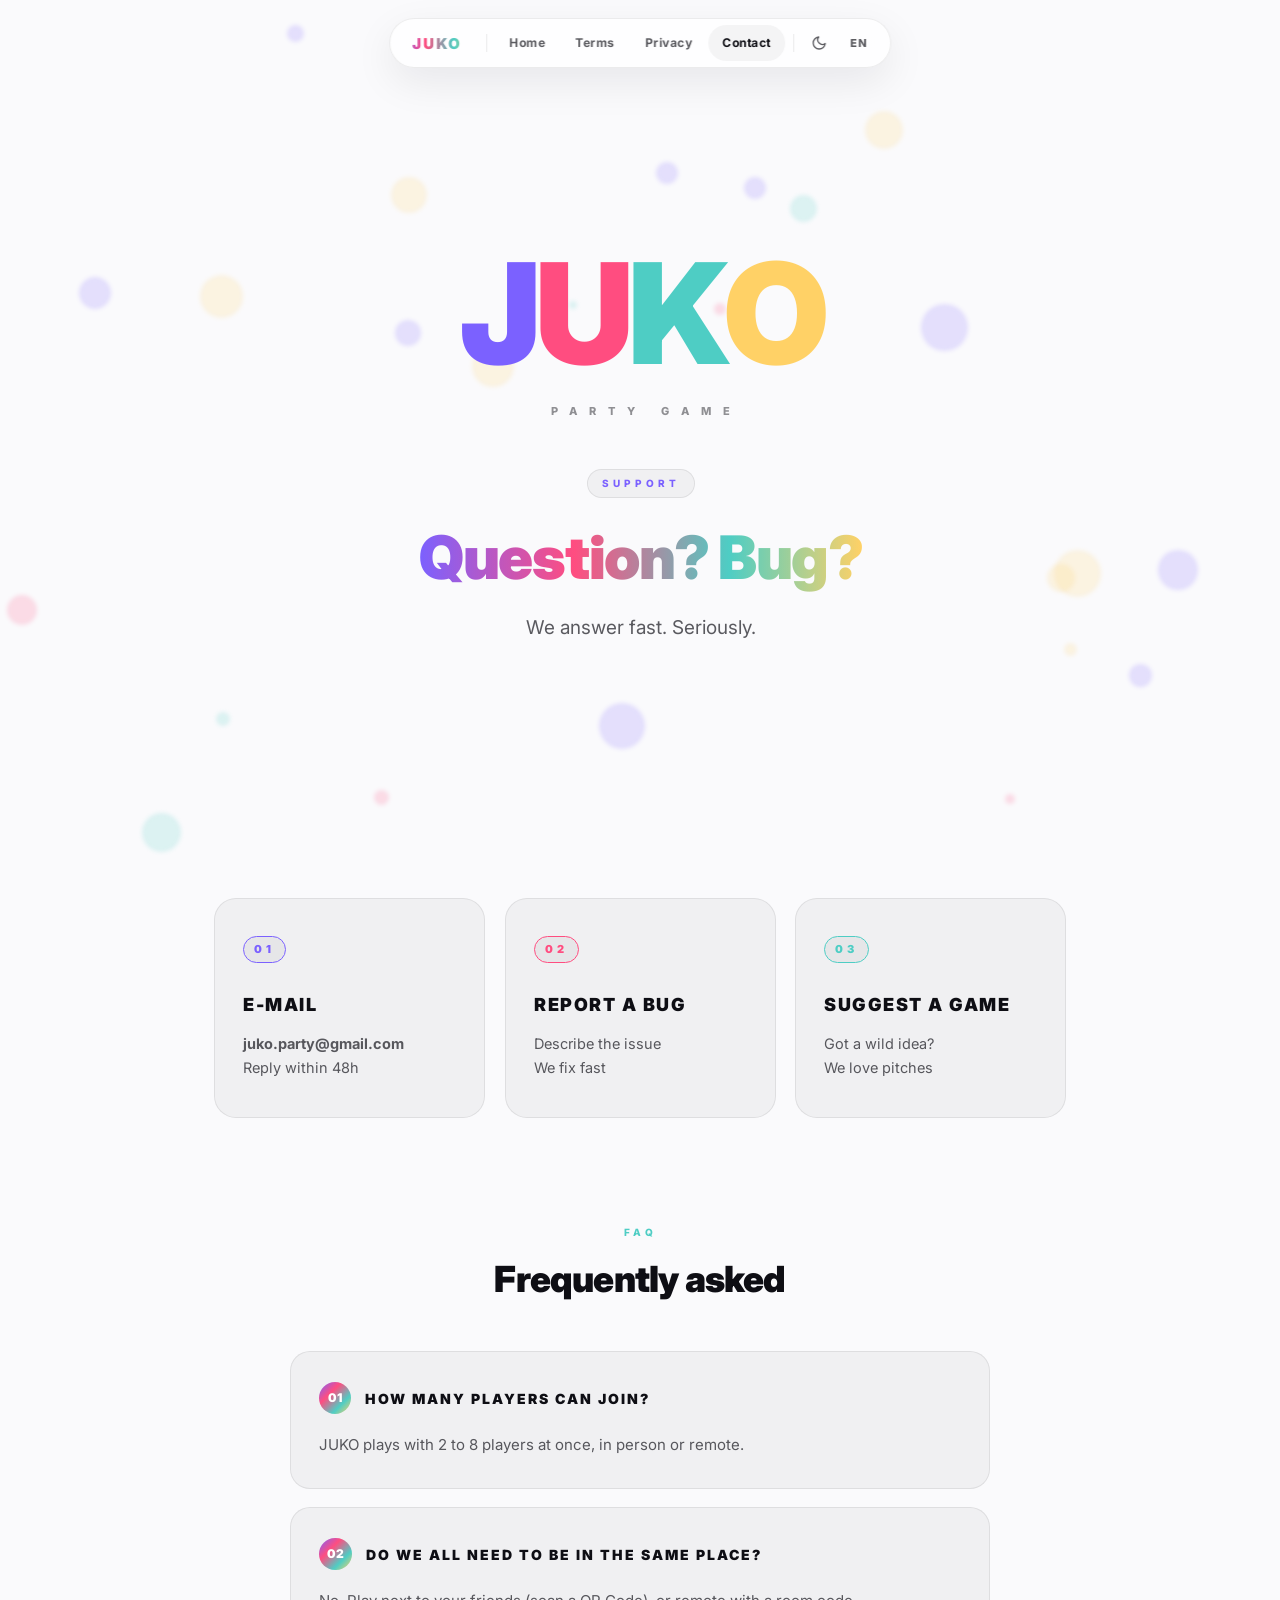
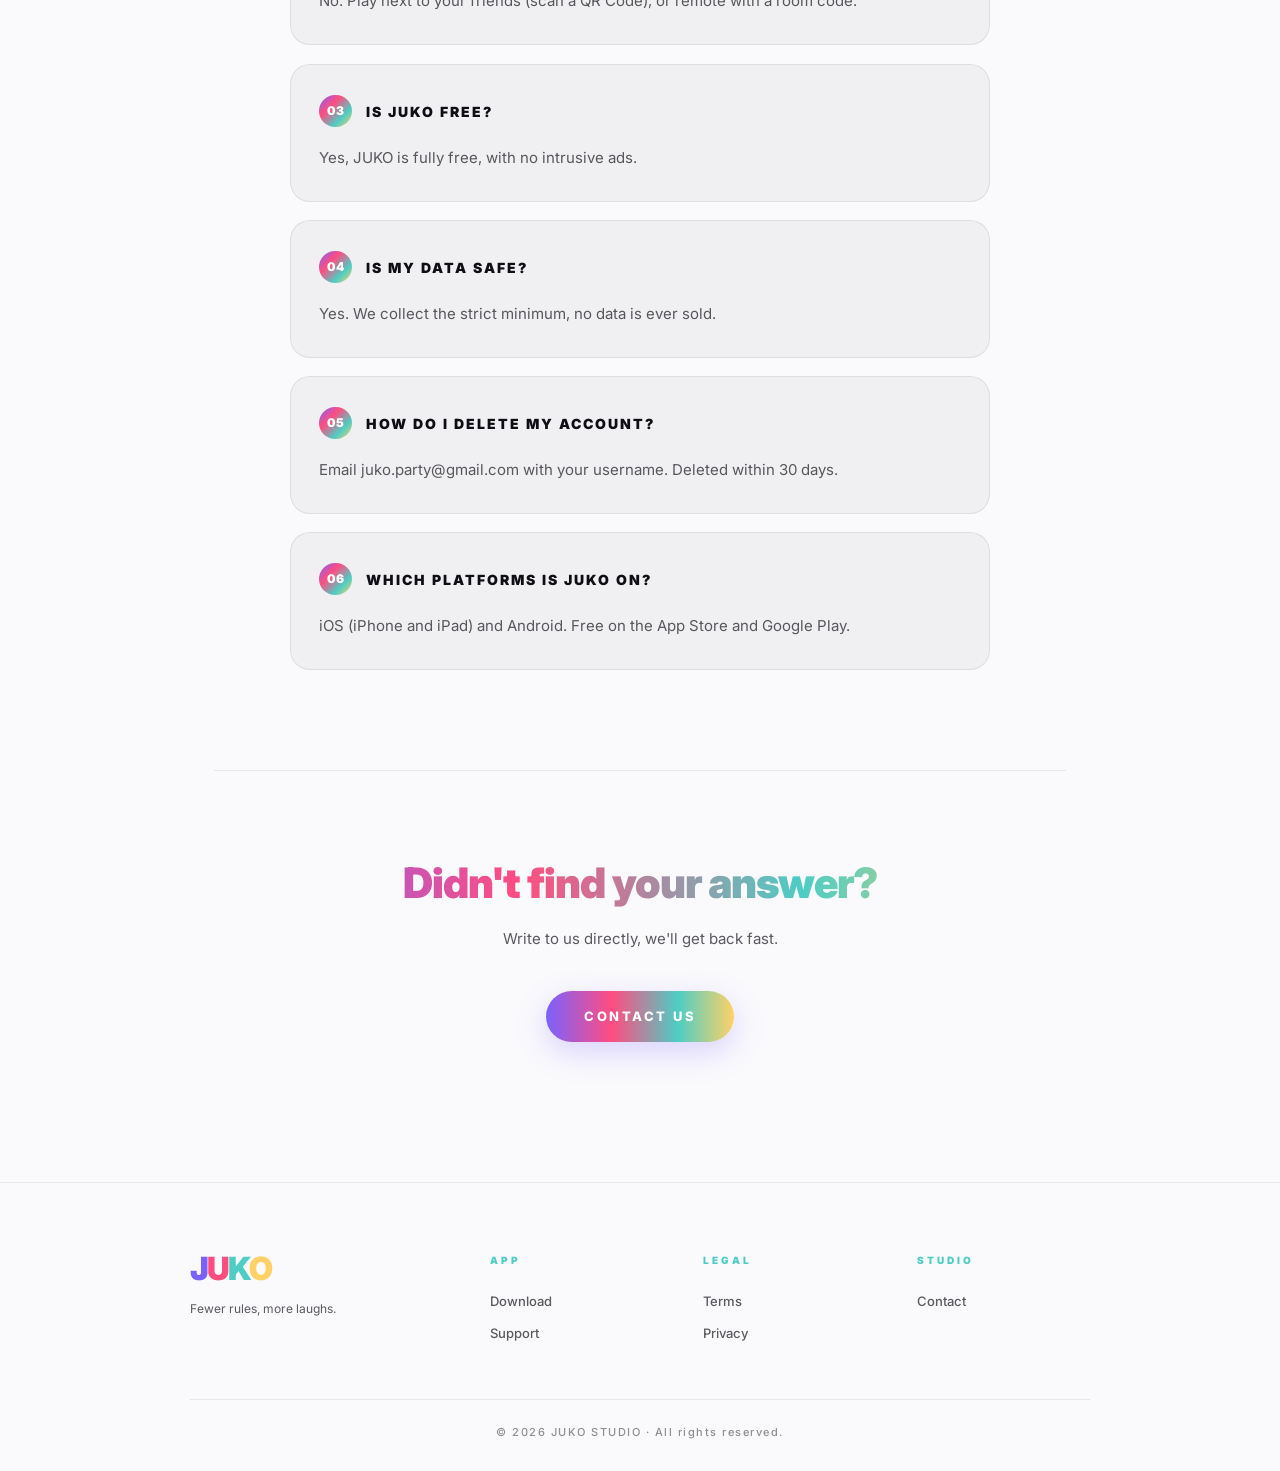
<file: contact.html>
<!DOCTYPE html>
<html lang="fr">
    <head>
        <meta charset="UTF-8">
        <meta name="viewport" content="width=device-width, initial-scale=1.0">
        <title>JUKO — Contact &amp; Support</title>
        <meta name="description" content="Contact et support pour l'application JUKO. Besoin d'aide ? Un bug ? Une idée de mini-jeu ? Écris-nous.">
        <meta name="theme-color" content="#FAFAFC">

        <link rel="preconnect" href="https://fonts.googleapis.com">
        <link rel="preconnect" href="https://fonts.gstatic.com" crossorigin>
        <link href="https://fonts.googleapis.com/css2?family=Inter:wght@400;500;700;800;900&display=swap" rel="stylesheet">

        <link rel="stylesheet" href="style.css">
        <link rel="icon" type="image/png" href="favicon.png">
    </head>

    <body>
        <div id="progress-bar"></div>
        <div class="particles-container" id="particles-bg"></div>

        <!-- FLOATING NAV -->
        <nav class="floating-nav" id="topNav">
            <div class="nav-pill">
                <a href="index.html" class="nav-logo">JUKO</a>
                <div class="nav-divider"></div>
                <div class="nav-menu">
                    <a href="index.html" data-i18n="nav.home">Accueil</a>
                    <a href="cgu.html" data-i18n="nav.cgu">CGU</a>
                    <a href="privacy.html" data-i18n="nav.privacy">Confidentialité</a>
                    <a href="contact.html" class="active" data-i18n="nav.contact">Contact</a>
                </div>
                <div class="nav-divider"></div>
                <div class="nav-tools">
                    <button type="button" class="nav-btn theme-toggle" aria-label="Thème">
                        <svg class="theme-icon icon-moon" viewBox="0 0 24 24" aria-hidden="true"><path d="M21 12.79A9 9 0 1 1 11.21 3 7 7 0 0 0 21 12.79z"/></svg>
                        <svg class="theme-icon icon-sun" viewBox="0 0 24 24" aria-hidden="true"><circle cx="12" cy="12" r="4"/><line x1="12" y1="2" x2="12" y2="5"/><line x1="12" y1="19" x2="12" y2="22"/><line x1="4.93" y1="4.93" x2="7.05" y2="7.05"/><line x1="16.95" y1="16.95" x2="19.07" y2="19.07"/><line x1="2" y1="12" x2="5" y2="12"/><line x1="19" y1="12" x2="22" y2="12"/><line x1="4.93" y1="19.07" x2="7.05" y2="16.95"/><line x1="16.95" y1="7.05" x2="19.07" y2="4.93"/></svg>
                    </button>
                    <button type="button" class="nav-btn lang-btn lang-toggle" aria-label="Langue">
                        <span>FR</span>
                    </button>
                </div>
            </div>
            <button type="button" class="nav-burger" id="navBurger" aria-label="Menu" aria-expanded="false" aria-controls="mobileMenu">
                <span></span><span></span><span></span>
            </button>
        </nav>

        <!-- MOBILE MENU -->
        <div class="mobile-menu" id="mobileMenu">
            <a href="index.html" data-i18n="nav.home">Accueil</a>
            <a href="cgu.html" data-i18n="nav.cgu">CGU</a>
            <a href="privacy.html" data-i18n="nav.privacy">Confidentialité</a>
            <a href="contact.html" class="active" data-i18n="nav.contact">Contact</a>
            <div class="mm-divider"></div>
            <div class="mm-tools">
                <button type="button" class="nav-btn theme-toggle" aria-label="Thème">
                    <svg class="theme-icon icon-moon" viewBox="0 0 24 24" aria-hidden="true"><path d="M21 12.79A9 9 0 1 1 11.21 3 7 7 0 0 0 21 12.79z"/></svg>
                    <svg class="theme-icon icon-sun" viewBox="0 0 24 24" aria-hidden="true"><circle cx="12" cy="12" r="4"/><line x1="12" y1="2" x2="12" y2="5"/><line x1="12" y1="19" x2="12" y2="22"/><line x1="4.93" y1="4.93" x2="7.05" y2="7.05"/><line x1="16.95" y1="16.95" x2="19.07" y2="19.07"/><line x1="2" y1="12" x2="5" y2="12"/><line x1="19" y1="12" x2="22" y2="12"/><line x1="4.93" y1="19.07" x2="7.05" y2="16.95"/><line x1="16.95" y1="7.05" x2="19.07" y2="4.93"/></svg>
                </button>
                <button type="button" class="nav-btn lang-btn lang-toggle" aria-label="Langue">
                    <span>FR</span>
                </button>
            </div>
        </div>

        <div class="main-wrapper">
            <!-- HERO -->
            <header class="hero hero-full">
                <div class="hero-logo">
                    <div class="logo-row">
                        <span class="l-j">J</span>
                        <span class="l-u">U</span>
                        <span class="l-k">K</span>
                        <span class="l-o">O</span>
                    </div>
                    <p class="party-game-tag">PARTY GAME</p>
                </div>

                <div class="hero-text reveal">
                    <span class="page-hero-tag" data-i18n="ct.tag">SUPPORT</span>
                    <h1 class="hero-headline">
                        <span class="gradient-text" data-i18n="ct.title">Une question ? Un bug ?</span>
                    </h1>
                    <p class="hero-sub" data-i18n="ct.sub">On répond vite. Sérieusement.</p>
                </div>
            </header>

            <main class="content-center">
                <!-- 3 CONTACT CARDS (style features-grid) -->
                <section class="features-grid">
                    <a href="mailto:juko.party@gmail.com?subject=Support%20JUKO" class="feature-card card-purple reveal">
                        <div class="feature-number">01</div>
                        <h3 data-i18n="ct.c1.t">E-MAIL</h3>
                        <p><strong data-i18n="ct.c1.v">juko.party@gmail.com</strong></p>
                        <p class="contact-hint" data-i18n="ct.c1.h">Réponse sous 48h</p>
                    </a>

                    <a href="mailto:juko.party@gmail.com?subject=Bug%20JUKO" class="feature-card card-pink reveal">
                        <div class="feature-number">02</div>
                        <h3 data-i18n="ct.c2.t">SIGNALER UN BUG</h3>
                        <p data-i18n="ct.c2.v">Décris-nous le problème.</p>
                        <p class="contact-hint" data-i18n="ct.c2.h">On corrige vite</p>
                    </a>

                    <a href="mailto:juko.party@gmail.com?subject=Id%C3%A9e%20JUKO" class="feature-card card-teal reveal">
                        <div class="feature-number">03</div>
                        <h3 data-i18n="ct.c3.t">SUGGÉRER UN JEU</h3>
                        <p data-i18n="ct.c3.v">Tu as une idée délirante ?</p>
                        <p class="contact-hint" data-i18n="ct.c3.h">On adore les pitchs</p>
                    </a>
                </section>

                <!-- FAQ (style legal-sections) -->
                <section class="pitch-block reveal">
                    <span class="block-label" data-i18n="ct.faq.label">FAQ</span>
                    <h2 class="block-title" data-i18n="ct.faq.title">Questions fréquentes</h2>

                    <div class="legal-sections">
                        <article class="legal-section reveal">
                            <h2><span class="num">01</span><span data-i18n="ct.q1">Combien de joueurs peuvent participer ?</span></h2>
                            <p data-i18n="ct.a1">JUKO se joue de 2 à 8 joueurs simultanément, en local ou à distance.</p>
                        </article>

                        <article class="legal-section reveal">
                            <h2><span class="num">02</span><span data-i18n="ct.q2">Faut-il être tous au même endroit ?</span></h2>
                            <p data-i18n="ct.a2">Non. Tu peux jouer à côté de tes potes (en scannant un QR Code), ou à distance avec un code de salon.</p>
                        </article>

                        <article class="legal-section reveal">
                            <h2><span class="num">03</span><span data-i18n="ct.q3">JUKO est-il gratuit ?</span></h2>
                            <p data-i18n="ct.a3">Oui, JUKO est entièrement gratuit, sans pub intrusive.</p>
                        </article>

                        <article class="legal-section reveal">
                            <h2><span class="num">04</span><span data-i18n="ct.q4">Mes données sont-elles en sécurité ?</span></h2>
                            <p data-i18n="ct.a4">Oui. Nous collectons le minimum nécessaire, aucune donnée n'est revendue.</p>
                        </article>

                        <article class="legal-section reveal">
                            <h2><span class="num">05</span><span data-i18n="ct.q5">Comment supprimer mon compte ?</span></h2>
                            <p data-i18n="ct.a5">Envoie un e-mail à juko.party@gmail.com avec ton pseudo. Suppression sous 30 jours.</p>
                        </article>

                        <article class="legal-section reveal">
                            <h2><span class="num">06</span><span data-i18n="ct.q6">Sur quelles plateformes est JUKO ?</span></h2>
                            <p data-i18n="ct.a6">iOS (iPhone et iPad) et Android. Gratuit sur l'App Store et Google Play.</p>
                        </article>
                    </div>
                </section>

                <!-- FINAL CTA -->
                <section class="final-cta reveal">
                    <h2 class="cta-title" data-i18n="ct.cta.t">Pas trouvé ta réponse ?</h2>
                    <p class="cta-sub" data-i18n="ct.cta.s">Écris-nous directement, on te répond rapidement.</p>
                    <a href="mailto:juko.party@gmail.com" class="cta-button" data-i18n="ct.cta.b">Nous contacter</a>
                </section>
            </main>

            <!-- FOOTER -->
            <footer class="site-footer">
                <div class="footer-grid">
                    <div class="footer-brand">
                        <div class="footer-logo">
                            <span class="l-j">J</span><span class="l-u">U</span><span class="l-k">K</span><span class="l-o">O</span>
                        </div>
                        <p class="footer-tag" data-i18n="footer.tag">Moins de règles, plus de rires.</p>
                    </div>
                    <div class="footer-col">
                        <h4 data-i18n="footer.col.app">App</h4>
                        <a href="index.html#download" data-i18n="footer.app.download">Télécharger</a>
                        <a href="contact.html" data-i18n="footer.app.support">Support</a>
                    </div>
                    <div class="footer-col">
                        <h4 data-i18n="footer.col.legal">Légal</h4>
                        <a href="cgu.html" data-i18n="footer.legal.cgu">CGU</a>
                        <a href="privacy.html" data-i18n="footer.legal.privacy">Confidentialité</a>
                    </div>
                    <div class="footer-col">
                        <h4 data-i18n="footer.col.studio">Studio</h4>
                        <a href="mailto:juko.party@gmail.com" data-i18n="footer.studio.contact">Contact</a>
                    </div>
                </div>
                <div class="footer-bottom">
                    <p data-i18n="footer.copyright">© 2026 JUKO STUDIO · Tous droits réservés.</p>
                </div>
            </footer>
        </div>

        <script src="script.js"></script>
    </body>
</html>
</file>
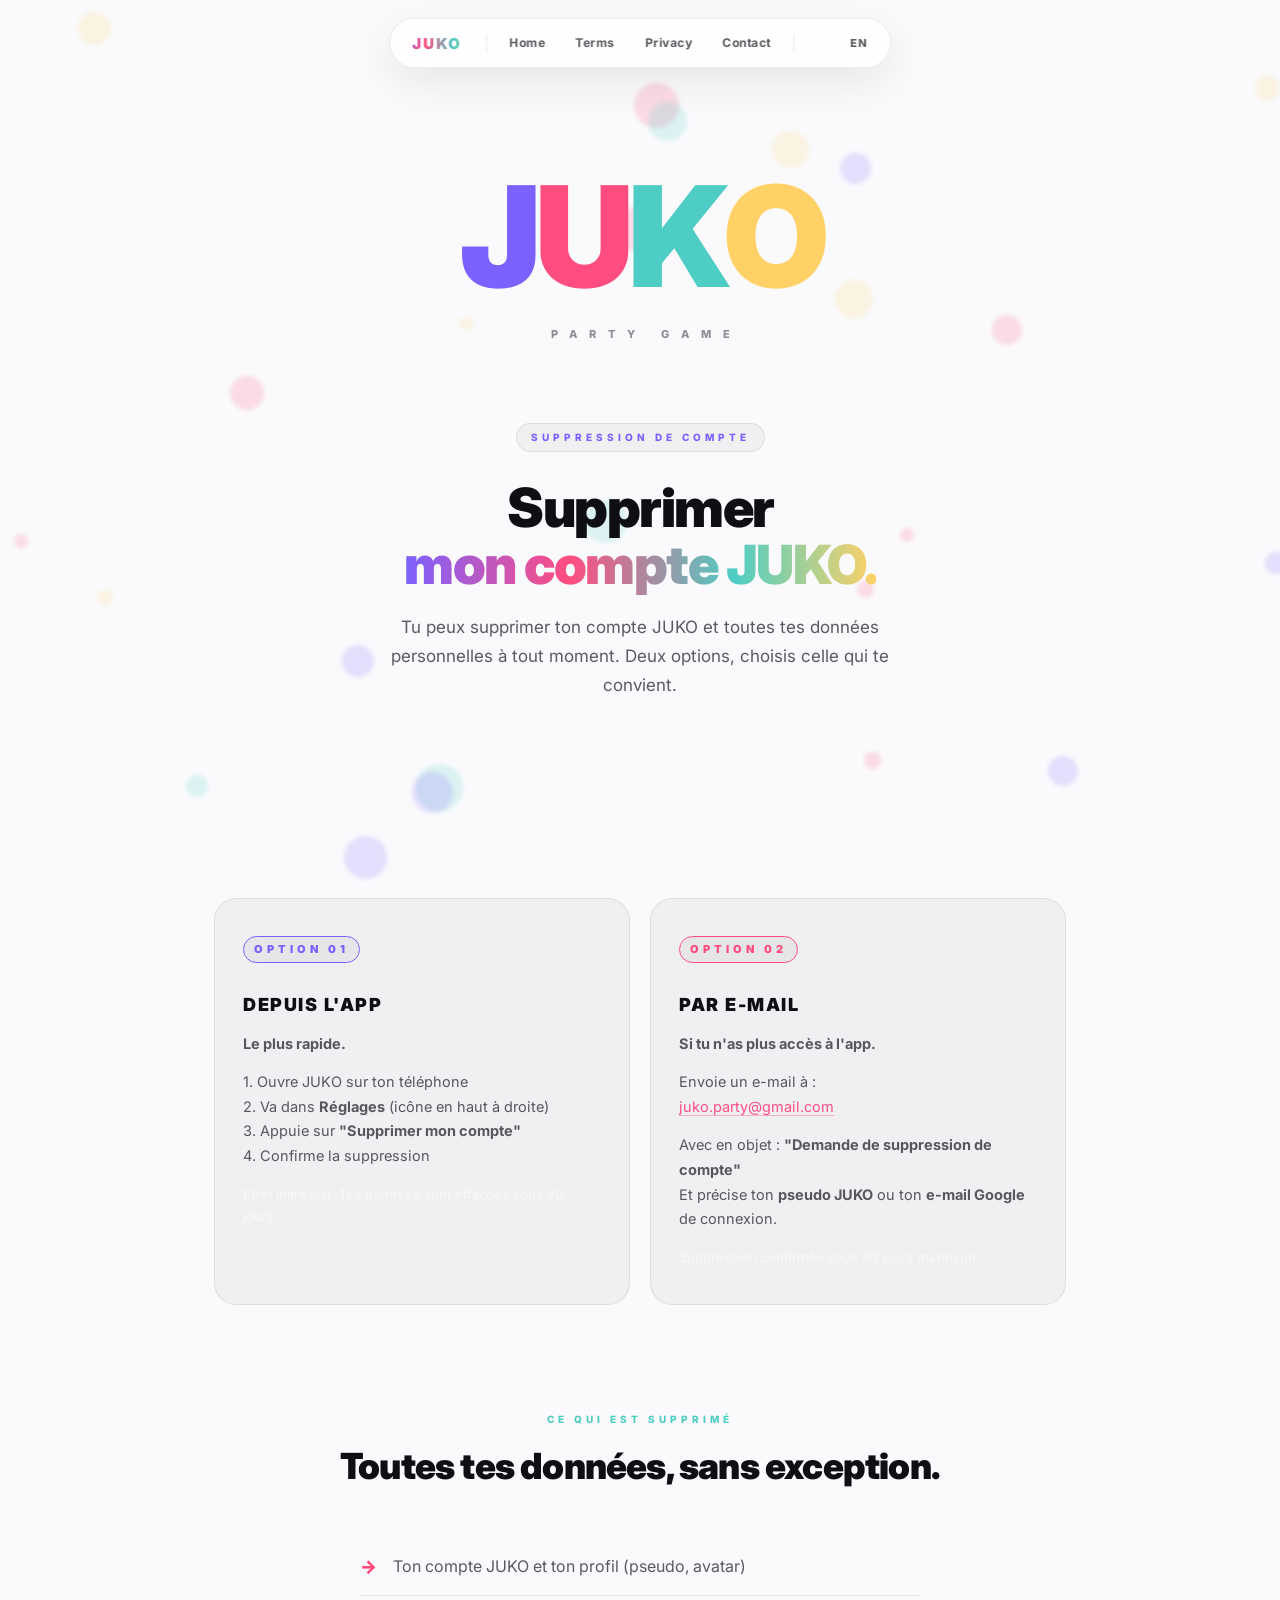
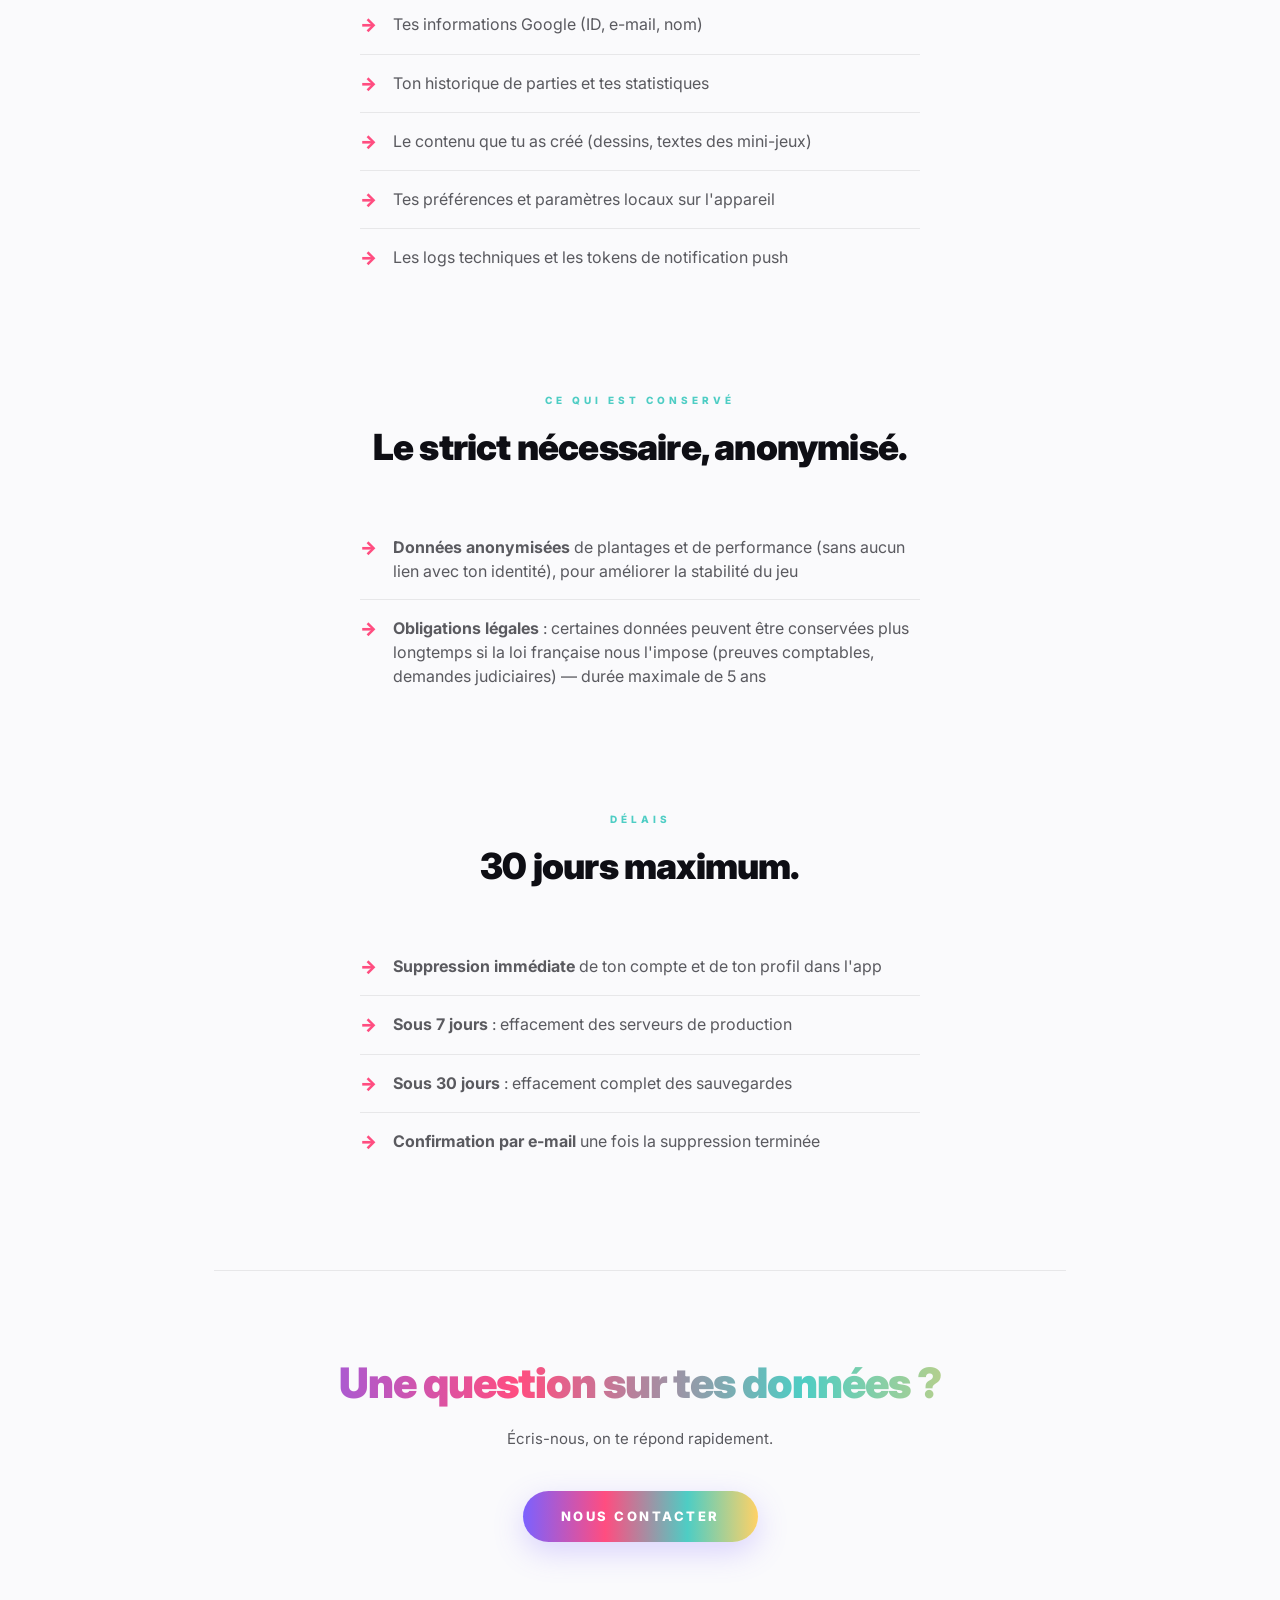
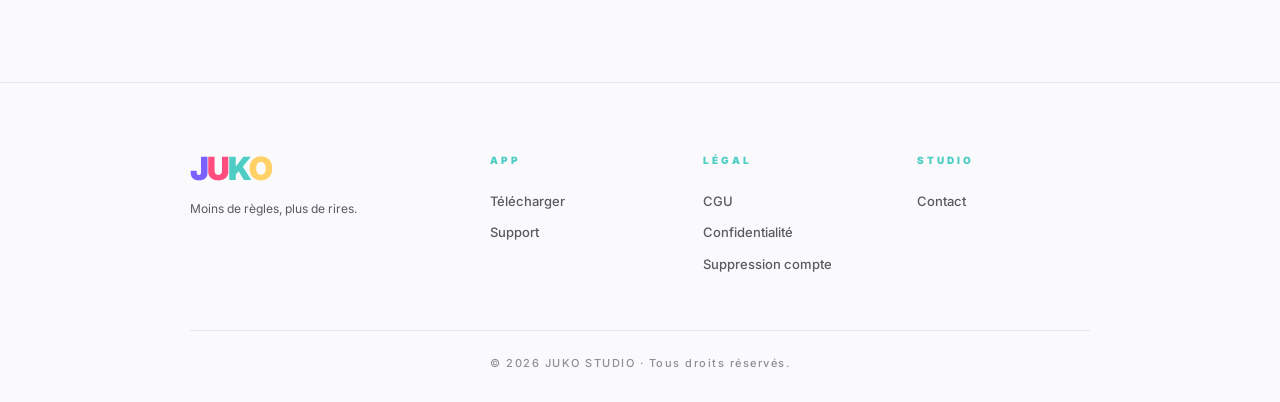
<file: delete-account.html>
<!DOCTYPE html>
<html lang="fr">
    <head>
        <meta charset="UTF-8">
        <meta name="viewport" content="width=device-width, initial-scale=1.0">
        <title>JUKO | Supprimer mon compte</title>
        <meta name="description" content="Comment supprimer son compte JUKO et effacer ses données personnelles.">

        <link rel="preconnect" href="https://fonts.googleapis.com">
        <link rel="preconnect" href="https://fonts.gstatic.com" crossorigin>
        <link href="https://fonts.googleapis.com/css2?family=Inter:wght@400;500;700;800;900&display=swap" rel="stylesheet">

        <link rel="stylesheet" href="style.css">
        <link rel="icon" type="image/png" href="favicon.png">
    </head>

    <body>
        <div id="progress-bar"></div>
        <div class="particles-container" id="particles-bg"></div>

        <!-- FLOATING NAV -->
        <nav class="floating-nav" id="topNav">
            <div class="nav-pill">
                <a href="index.html" class="nav-logo">JUKO</a>
                <div class="nav-divider"></div>
                <div class="nav-menu">
                    <a href="index.html" data-i18n="nav.home">Accueil</a>
                    <a href="cgu.html" data-i18n="nav.cgu">CGU</a>
                    <a href="privacy.html" data-i18n="nav.privacy">Confidentialité</a>
                    <a href="contact.html" data-i18n="nav.contact">Contact</a>
                </div>
                <div class="nav-divider"></div>
                <div class="nav-tools">
                    <button type="button" class="nav-btn theme-toggle" aria-label="Thème">
                        <span class="theme-icon">🌙</span>
                    </button>
                    <button type="button" class="nav-btn lang-btn lang-toggle" aria-label="Langue">
                        <span>FR</span>
                    </button>
                </div>
            </div>
            <button type="button" class="nav-burger" id="navBurger" aria-label="Menu" aria-expanded="false" aria-controls="mobileMenu">
                <span></span><span></span><span></span>
            </button>
        </nav>

        <!-- MOBILE MENU -->
        <div class="mobile-menu" id="mobileMenu">
            <a href="index.html">Accueil</a>
            <a href="cgu.html">CGU</a>
            <a href="privacy.html">Confidentialité</a>
            <a href="contact.html">Contact</a>
            <div class="mm-divider"></div>
            <div class="mm-tools">
                <button type="button" class="nav-btn theme-toggle" aria-label="Thème">
                    <span class="theme-icon">🌙</span>
                </button>
                <button type="button" class="nav-btn lang-btn lang-toggle" aria-label="Langue">
                    <span>FR</span>
                </button>
            </div>
        </div>

        <div class="main-wrapper">
            <!-- HERO -->
            <header class="hero hero-full">
                <div class="hero-logo">
                    <div class="logo-row">
                        <span class="l-j">J</span>
                        <span class="l-u">U</span>
                        <span class="l-k">K</span>
                        <span class="l-o">O</span>
                    </div>
                    <p class="party-game-tag">PARTY GAME</p>
                </div>

                <div class="page-hero reveal">
                    <span class="page-hero-tag">SUPPRESSION DE COMPTE</span>
                    <h1>Supprimer<br><span class="gradient-text">mon compte JUKO.</span></h1>
                    <p class="page-hero-sub">
                        Tu peux supprimer ton compte JUKO et toutes tes données personnelles à tout moment. Deux options, choisis celle qui te convient.
                    </p>
                </div>
            </header>

            <main class="content-center">
                <!-- 2 OPTIONS -->
                <section class="features-grid">
                    <article class="feature-card card-purple reveal">
                        <div class="feature-number">OPTION 01</div>
                        <h3>DEPUIS L'APP</h3>
                        <p><strong>Le plus rapide.</strong></p>
                        <p style="margin-top: 14px;">1. Ouvre JUKO sur ton téléphone</p>
                        <p>2. Va dans <strong>Réglages</strong> (icône en haut à droite)</p>
                        <p>3. Appuie sur <strong>"Supprimer mon compte"</strong></p>
                        <p>4. Confirme la suppression</p>
                        <p style="margin-top: 14px; color: rgba(255,255,255,0.5); font-size: 13px;">Effet immédiat. Tes données sont effacées sous 30 jours.</p>
                    </article>

                    <article class="feature-card card-pink reveal">
                        <div class="feature-number">OPTION 02</div>
                        <h3>PAR E-MAIL</h3>
                        <p><strong>Si tu n'as plus accès à l'app.</strong></p>
                        <p style="margin-top: 14px;">Envoie un e-mail à :</p>
                        <p><a href="mailto:juko.party@gmail.com?subject=Demande%20de%20suppression%20de%20compte" class="inline-link">juko.party@gmail.com</a></p>
                        <p style="margin-top: 14px;">Avec en objet : <strong>"Demande de suppression de compte"</strong></p>
                        <p>Et précise ton <strong>pseudo JUKO</strong> ou ton <strong>e-mail Google</strong> de connexion.</p>
                        <p style="margin-top: 14px; color: rgba(255,255,255,0.5); font-size: 13px;">Suppression confirmée sous 30 jours maximum.</p>
                    </article>
                </section>

                <!-- WHAT IS DELETED -->
                <section class="pitch-block reveal">
                    <span class="block-label">CE QUI EST SUPPRIMÉ</span>
                    <h2 class="block-title">Toutes tes données, sans exception.</h2>
                    <ul class="pitch-list">
                        <li><span class="bullet">→</span><span>Ton compte JUKO et ton profil (pseudo, avatar)</span></li>
                        <li><span class="bullet">→</span><span>Tes informations Google (ID, e-mail, nom)</span></li>
                        <li><span class="bullet">→</span><span>Ton historique de parties et tes statistiques</span></li>
                        <li><span class="bullet">→</span><span>Le contenu que tu as créé (dessins, textes des mini-jeux)</span></li>
                        <li><span class="bullet">→</span><span>Tes préférences et paramètres locaux sur l'appareil</span></li>
                        <li><span class="bullet">→</span><span>Les logs techniques et les tokens de notification push</span></li>
                    </ul>
                </section>

                <!-- WHAT IS KEPT -->
                <section class="pitch-block reveal">
                    <span class="block-label">CE QUI EST CONSERVÉ</span>
                    <h2 class="block-title">Le strict nécessaire, anonymisé.</h2>
                    <ul class="pitch-list">
                        <li><span class="bullet">→</span><span><strong>Données anonymisées</strong> de plantages et de performance (sans aucun lien avec ton identité), pour améliorer la stabilité du jeu</span></li>
                        <li><span class="bullet">→</span><span><strong>Obligations légales</strong> : certaines données peuvent être conservées plus longtemps si la loi française nous l'impose (preuves comptables, demandes judiciaires) — durée maximale de 5 ans</span></li>
                    </ul>
                </section>

                <!-- TIMELINE -->
                <section class="pitch-block reveal">
                    <span class="block-label">DÉLAIS</span>
                    <h2 class="block-title">30 jours maximum.</h2>
                    <ul class="pitch-list">
                        <li><span class="bullet">→</span><span><strong>Suppression immédiate</strong> de ton compte et de ton profil dans l'app</span></li>
                        <li><span class="bullet">→</span><span><strong>Sous 7 jours</strong> : effacement des serveurs de production</span></li>
                        <li><span class="bullet">→</span><span><strong>Sous 30 jours</strong> : effacement complet des sauvegardes</span></li>
                        <li><span class="bullet">→</span><span><strong>Confirmation par e-mail</strong> une fois la suppression terminée</span></li>
                    </ul>
                </section>

                <!-- CONTACT -->
                <section class="final-cta reveal">
                    <h2 class="cta-title">Une question sur tes données ?</h2>
                    <p class="cta-sub">Écris-nous, on te répond rapidement.</p>
                    <a href="mailto:juko.party@gmail.com" class="cta-button">Nous contacter</a>
                </section>
            </main>

            <!-- FOOTER -->
            <footer class="site-footer">
                <div class="footer-grid">
                    <div class="footer-brand">
                        <div class="footer-logo">
                            <span class="l-j">J</span><span class="l-u">U</span><span class="l-k">K</span><span class="l-o">O</span>
                        </div>
                        <p class="footer-tag">Moins de règles, plus de rires.</p>
                    </div>
                    <div class="footer-col">
                        <h4>App</h4>
                        <a href="index.html#download">Télécharger</a>
                        <a href="contact.html">Support</a>
                    </div>
                    <div class="footer-col">
                        <h4>Légal</h4>
                        <a href="cgu.html">CGU</a>
                        <a href="privacy.html">Confidentialité</a>
                        <a href="delete-account.html">Suppression compte</a>
                    </div>
                    <div class="footer-col">
                        <h4>Studio</h4>
                        <a href="mailto:juko.party@gmail.com">Contact</a>
                    </div>
                </div>
                <div class="footer-bottom">
                    <p>© 2026 JUKO STUDIO · Tous droits réservés.</p>
                </div>
            </footer>
        </div>

        <script src="script.js"></script>
    </body>
</html>
</file>
<file: style.css>
/* ==================================================
   JUKO LANDING — Styles
   ================================================== */

/* --- DESIGN TOKENS --- */
:root {
    /* Brand JUKO (immuable, ordre des lettres J-U-K-O) */
    --p-purple: #7B61FF;
    --p-pink: #FF4D80;
    --p-teal: #4ECDC4;
    --p-yellow: #FFD166;

    /* Dégradés JUKO unifiés (toujours dans l'ordre J-U-K-O) */
    --gradient-juko: linear-gradient(90deg, var(--p-purple) 0%, var(--p-pink) 35%, var(--p-teal) 70%, var(--p-yellow) 100%);
    --gradient-juko-diag: linear-gradient(135deg, var(--p-purple) 0%, var(--p-pink) 35%, var(--p-teal) 70%, var(--p-yellow) 100%);
    --gradient-juko-soft: linear-gradient(135deg, rgba(123, 97, 255, 0.08) 0%, rgba(255, 77, 128, 0.08) 35%, rgba(78, 205, 196, 0.08) 70%, rgba(255, 209, 102, 0.08) 100%);

    /* Light theme (défaut) */
    --bg: #FAFAFC;
    --bg-elev: rgba(14, 14, 20, 0.04);
    --bg-nav: rgba(255, 255, 255, 0.78);
    --border-soft: rgba(14, 14, 20, 0.08);
    --border-strong: rgba(14, 14, 20, 0.16);
    --text-primary: #0E0E14;
    --text-soft: rgba(14, 14, 20, 0.68);
    --text-mute: rgba(14, 14, 20, 0.45);
    --shadow-nav: 0 14px 40px rgba(14, 14, 20, 0.08);
    --shadow-card: 0 4px 20px rgba(14, 14, 20, 0.05);

    /* Layout */
    --nav-top: 18px;
    --max-content: 900px;
    --ease: cubic-bezier(0.2, 0, 0.2, 1);
}

/* --- DARK THEME --- */
:root[data-theme="dark"] {
    --bg: #0E0E14;
    --bg-elev: rgba(255, 255, 255, 0.03);
    --bg-nav: rgba(20, 20, 28, 0.7);
    --border-soft: rgba(255, 255, 255, 0.06);
    --border-strong: rgba(255, 255, 255, 0.14);
    --text-primary: #ffffff;
    --text-soft: rgba(255, 255, 255, 0.65);
    --text-mute: rgba(255, 255, 255, 0.4);
    --shadow-nav: 0 14px 40px rgba(0, 0, 0, 0.4);
    --shadow-card: 0 4px 20px rgba(0, 0, 0, 0.2);
}

/* --- RESET --- */
*, *::before, *::after {
    box-sizing: border-box;
    margin: 0;
    padding: 0;
    -webkit-user-select: none;
    -moz-user-select: none;
    -ms-user-select: none;
    user-select: none;
    -webkit-touch-callout: none;
    -webkit-tap-highlight-color: transparent;
}

html {
    scroll-behavior: smooth;
    -webkit-text-size-adjust: 100%;
    text-size-adjust: 100%;
}

body {
    background-color: var(--bg);
    color: var(--text-primary);
    font-family: 'Inter', -apple-system, BlinkMacSystemFont, sans-serif;
    overflow-x: hidden;
    text-align: center;
    -webkit-font-smoothing: antialiased;
    -moz-osx-font-smoothing: grayscale;
    line-height: 1.5;
    transition: background-color 0.4s var(--ease), color 0.4s var(--ease);
}

html, body { scrollbar-width: none; }
body::-webkit-scrollbar { display: none; }

/* --- BACKGROUND PARTICLES --- */
.particles-container {
    position: fixed;
    inset: 0;
    z-index: -1;
    pointer-events: none;
    overflow: hidden;
}

.particle {
    position: absolute;
    border-radius: 50%;
    opacity: 0.10;
    filter: blur(1px);
    will-change: transform;
}

:root[data-theme="light"] .particle {
    opacity: 0.18;
    filter: blur(2px);
}

/* --- PROGRESS BAR --- */
#progress-bar {
    position: fixed;
    top: 0;
    left: 0;
    height: 2px;
    background: var(--gradient-juko);
    z-index: 1000;
    width: 0;
    transition: width 0.1s linear;
}

/* ==================================================
   NAV FLOTTANTE CENTRÉE (Pill)
   ================================================== */
.floating-nav {
    position: fixed;
    top: var(--nav-top);
    left: 50%;
    transform: translateX(-50%);
    z-index: 100;
    display: flex;
    align-items: center;
    gap: 12px;
    transition: top 0.3s var(--ease), transform 0.3s var(--ease);
}

.floating-nav.nav-hidden {
    transform: translate(-50%, -120%);
}

.nav-pill {
    display: flex;
    align-items: center;
    gap: 4px;
    padding: 6px;
    background: var(--bg-nav);
    -webkit-backdrop-filter: blur(20px) saturate(180%);
    backdrop-filter: blur(20px) saturate(180%);
    border: 1px solid var(--border-soft);
    border-radius: 999px;
    box-shadow: var(--shadow-nav);
}

.nav-logo {
    color: var(--text-primary);
    text-decoration: none;
    font-weight: 900;
    font-size: 15px;
    letter-spacing: 2px;
    padding: 8px 16px;
    background: var(--gradient-juko);
    -webkit-background-clip: text;
    background-clip: text;
    -webkit-text-fill-color: transparent;
    line-height: 1;
}

.nav-menu {
    display: flex;
    align-items: center;
    gap: 2px;
}

.nav-menu a {
    color: var(--text-soft);
    text-decoration: none;
    font-size: 12px;
    font-weight: 700;
    letter-spacing: 0.5px;
    padding: 9px 14px;
    border-radius: 999px;
    transition: color 0.2s var(--ease), background 0.2s var(--ease);
}

.nav-menu a:hover {
    color: var(--text-primary);
    background: var(--bg-elev);
}

.nav-menu a.active {
    color: var(--text-primary);
    background: var(--bg-elev);
}

.nav-divider {
    width: 1px;
    height: 18px;
    background: var(--border-soft);
    margin: 0 4px;
}

.nav-tools {
    display: flex;
    align-items: center;
    gap: 2px;
    padding-right: 4px;
}

.nav-btn {
    display: inline-flex;
    align-items: center;
    justify-content: center;
    width: 34px;
    height: 34px;
    border-radius: 999px;
    background: transparent;
    border: none;
    cursor: pointer;
    color: var(--text-soft);
    transition: color 0.2s var(--ease), background 0.2s var(--ease), transform 0.2s var(--ease);
    font-family: inherit;
}

.nav-btn:hover {
    color: var(--text-primary);
    background: var(--bg-elev);
}

.theme-icon {
    width: 16px;
    height: 16px;
    display: none;
    stroke: currentColor;
    fill: none;
    stroke-width: 2;
    stroke-linecap: round;
    stroke-linejoin: round;
}

:root[data-theme="light"] .theme-icon.icon-moon,
:root:not([data-theme="dark"]) .theme-icon.icon-moon {
    display: block;
}

:root[data-theme="dark"] .theme-icon.icon-sun {
    display: block;
}

:root[data-theme="dark"] .theme-icon.icon-moon,
:root[data-theme="light"] .theme-icon.icon-sun {
    display: none;
}

.lang-btn {
    width: auto;
    padding: 0 12px;
    font-size: 11px;
    font-weight: 800;
    letter-spacing: 1.5px;
}

/* --- HAMBURGER (mobile) --- */
.nav-burger {
    display: none;
    width: 38px;
    height: 38px;
    background: var(--bg-nav);
    -webkit-backdrop-filter: blur(20px) saturate(180%);
    backdrop-filter: blur(20px) saturate(180%);
    border: 1px solid var(--border-soft);
    border-radius: 999px;
    box-shadow: var(--shadow-nav);
    cursor: pointer;
    position: relative;
    padding: 0;
    z-index: 110;
}

.nav-burger span {
    position: absolute;
    left: 10px;
    right: 10px;
    height: 2px;
    background: var(--text-primary);
    border-radius: 2px;
    transition: transform 0.35s var(--ease), opacity 0.2s var(--ease), top 0.35s var(--ease);
    will-change: transform;
}

.nav-burger span:nth-child(1) { top: 12px; }
.nav-burger span:nth-child(2) { top: 18px; }
.nav-burger span:nth-child(3) { top: 24px; }

.nav-burger.open span:nth-child(1) {
    top: 18px;
    transform: rotate(45deg);
}
.nav-burger.open span:nth-child(2) { opacity: 0; }
.nav-burger.open span:nth-child(3) {
    top: 18px;
    transform: rotate(-45deg);
}

/* --- MOBILE DROPDOWN --- */
.mobile-menu {
    position: fixed;
    top: calc(var(--nav-top) + 50px);
    left: 50%;
    transform: translate(-50%, -10px);
    z-index: 99;
    background: var(--bg-nav);
    -webkit-backdrop-filter: blur(24px) saturate(180%);
    backdrop-filter: blur(24px) saturate(180%);
    border: 1px solid var(--border-soft);
    border-radius: 24px;
    box-shadow: var(--shadow-nav);
    padding: 14px;
    min-width: 260px;
    opacity: 0;
    visibility: hidden;
    pointer-events: none;
    transition: opacity 0.25s var(--ease), transform 0.25s var(--ease), visibility 0s 0.25s;
}

.mobile-menu.open {
    opacity: 1;
    visibility: visible;
    pointer-events: auto;
    transform: translate(-50%, 0);
    transition: opacity 0.25s var(--ease), transform 0.25s var(--ease), visibility 0s 0s;
}

.mobile-menu a {
    display: block;
    color: var(--text-soft);
    text-decoration: none;
    font-size: 13px;
    font-weight: 700;
    letter-spacing: 1px;
    padding: 11px 16px;
    border-radius: 999px;
    transition: color 0.2s var(--ease), background 0.2s var(--ease);
}

.mobile-menu a:hover,
.mobile-menu a.active {
    color: var(--text-primary);
    background: var(--bg-elev);
}

.mobile-menu .mm-divider {
    height: 1px;
    background: var(--border-soft);
    margin: 8px 12px;
}

.mobile-menu .mm-tools {
    display: flex;
    justify-content: center;
    gap: 6px;
    padding: 6px 0 2px;
}

/* ==================================================
   HERO
   ================================================== */
.main-wrapper {
    padding-top: calc(var(--nav-top) + 70px);
}

.hero {
    display: flex;
    flex-direction: column;
    align-items: center;
    justify-content: center;
    padding: 40px 24px 100px;
    position: relative;
}

.hero-full {
    min-height: calc(100vh - 90px);
}

.hero-logo {
    display: flex;
    flex-direction: column;
    align-items: center;
    margin-bottom: 50px;
}

.logo-row {
    display: flex;
    font-size: clamp(72px, 14vw, 140px);
    font-weight: 900;
    letter-spacing: -6px;
    line-height: 1;
}

.l-j { color: var(--p-purple); }
.l-u { color: var(--p-pink); }
.l-k { color: var(--p-teal); }
.l-o { color: var(--p-yellow); }

.party-game-tag {
    color: var(--text-mute);
    font-size: 11px;
    font-weight: 800;
    letter-spacing: 12px;
    margin-top: 20px;
    text-transform: uppercase;
    margin-left: 12px;
}

.hero-text {
    max-width: 720px;
}

.hero-headline {
    font-size: clamp(32px, 6.5vw, 60px);
    font-weight: 900;
    line-height: 1.05;
    letter-spacing: -1.5px;
    margin-bottom: 24px;
    color: var(--text-primary);
}

.gradient-text {
    background: var(--gradient-juko);
    -webkit-background-clip: text;
    background-clip: text;
    -webkit-text-fill-color: transparent;
}

.hero-sub {
    font-size: clamp(15px, 2.2vw, 19px);
    color: var(--text-soft);
    max-width: 560px;
    margin: 0 auto 40px;
    line-height: 1.6;
}

.hero-meta {
    margin-top: 24px;
    font-size: 11px;
    letter-spacing: 2px;
    color: var(--text-mute);
    text-transform: uppercase;
    font-weight: 600;
}

/* Page hero (CGU, Privacy, Contact) */
.page-hero {
    padding: 30px 24px 60px;
    text-align: center;
    max-width: 720px;
    margin: 0 auto;
}

.page-hero-tag {
    display: inline-block;
    font-size: 10px;
    font-weight: 800;
    letter-spacing: 4px;
    color: var(--p-purple);
    padding: 6px 14px;
    border-radius: 999px;
    background: var(--bg-elev);
    border: 1px solid var(--border-soft);
    margin-bottom: 28px;
    text-transform: uppercase;
}

.page-hero h1 {
    font-size: clamp(32px, 6vw, 54px);
    font-weight: 900;
    line-height: 1.05;
    letter-spacing: -1.5px;
    margin-bottom: 20px;
    color: var(--text-primary);
}

.page-hero h1::after { display: none; }

.page-hero-sub {
    font-size: clamp(15px, 2vw, 17px);
    color: var(--text-soft);
    line-height: 1.7;
    max-width: 560px;
    margin: 0 auto;
}

/* --- STORE BUTTONS --- */
.store-buttons {
    display: flex;
    justify-content: center;
    gap: 16px;
    flex-wrap: wrap;
}

.store-btn {
    height: 50px;
    transition: transform 0.2s var(--ease);
    display: inline-block;
}

.store-btn img {
    height: 100%;
    display: block;
    pointer-events: none;
}

.store-btn:hover {
    transform: scale(1.05) translateY(-2px);
}

/* --- SCROLL HINT --- */
.scroll-hint {
    position: absolute;
    bottom: 24px;
    left: 50%;
    transform: translateX(-50%);
    width: 22px;
    height: 36px;
    border: 2px solid var(--text-mute);
    border-radius: 14px;
    opacity: 0.5;
}

.scroll-hint span {
    position: absolute;
    top: 6px;
    left: 50%;
    width: 3px;
    height: 8px;
    background: var(--text-primary);
    border-radius: 2px;
    animation: scrollDot 1.8s var(--ease) infinite;
    will-change: transform, opacity;
}

@keyframes scrollDot {
    0% { opacity: 1; transform: translate(-50%, 0); }
    100% { opacity: 0; transform: translate(-50%, 16px); }
}

/* ==================================================
   CONTENT
   ================================================== */
.content-center {
    max-width: var(--max-content);
    margin: 0 auto;
    padding: 0 24px 80px;
}

/* --- FEATURE CARDS --- */
.features-grid {
    display: grid;
    grid-template-columns: repeat(auto-fit, minmax(260px, 1fr));
    gap: 20px;
    margin-bottom: 100px;
}

.feature-card {
    position: relative;
    padding: 36px 28px;
    border-radius: 22px;
    background: var(--bg-elev);
    border: 1px solid var(--border-soft);
    transition: transform 0.4s var(--ease), border-color 0.3s var(--ease);
    overflow: hidden;
    text-align: left;
    text-decoration: none;
    color: inherit;
}

a.feature-card {
    text-decoration: none;
    color: inherit;
}

a.feature-card * {
    text-decoration: none;
}

.feature-card::after {
    content: "";
    position: absolute;
    top: -50%;
    left: -50%;
    width: 200%;
    height: 200%;
    background: radial-gradient(circle at center, var(--accent, var(--p-purple)) 0%, transparent 60%);
    opacity: 0;
    transition: opacity 0.4s var(--ease);
    pointer-events: none;
    z-index: -1;
}

.feature-card:hover {
    transform: translateY(-6px);
    border-color: var(--accent, var(--p-purple));
}

.feature-card:hover::after {
    opacity: 0.08;
}

.card-purple { --accent: var(--p-purple); }
.card-pink { --accent: var(--p-pink); }
.card-teal { --accent: var(--p-teal); }

.feature-number {
    font-size: 11px;
    font-weight: 900;
    letter-spacing: 4px;
    color: var(--accent);
    margin-bottom: 28px;
    display: inline-block;
    padding: 4px 10px;
    border-radius: 999px;
    background: var(--bg-elev);
    border: 1px solid var(--accent);
}

.feature-card h3 {
    font-size: 18px;
    font-weight: 900;
    letter-spacing: 1.5px;
    color: var(--text-primary);
    margin-bottom: 14px;
}

.feature-card p {
    font-size: 14.5px;
    line-height: 1.7;
    color: var(--text-soft);
    font-weight: 400;
}

/* --- STATS BLOCK --- */
.stats-block {
    display: flex;
    justify-content: center;
    align-items: center;
    gap: 30px;
    margin-bottom: 110px;
    padding: 30px 20px;
    border-radius: 24px;
    background: var(--gradient-juko-soft);
    border: 1px solid var(--border-soft);
}

.stat {
    display: flex;
    flex-direction: column;
    align-items: center;
    flex: 1;
}

.stat-value {
    font-size: clamp(28px, 5vw, 44px);
    font-weight: 900;
    letter-spacing: -1px;
    background: var(--gradient-juko);
    -webkit-background-clip: text;
    background-clip: text;
    -webkit-text-fill-color: transparent;
    line-height: 1;
}

.stat-label {
    margin-top: 8px;
    font-size: 11px;
    letter-spacing: 2px;
    text-transform: uppercase;
    color: var(--text-mute);
    font-weight: 700;
}

.stat-divider {
    width: 1px;
    height: 40px;
    background: var(--border-soft);
}

/* --- PITCH BLOCK --- */
.pitch-block {
    margin-bottom: 100px;
    text-align: center;
}

.block-label {
    display: inline-block;
    font-size: 10px;
    font-weight: 800;
    letter-spacing: 4px;
    color: var(--p-teal);
    margin-bottom: 18px;
    text-transform: uppercase;
}

.block-title {
    font-size: clamp(24px, 4.2vw, 36px);
    font-weight: 900;
    margin-bottom: 50px;
    letter-spacing: -0.8px;
    line-height: 1.2;
    max-width: 700px;
    margin-left: auto;
    margin-right: auto;
    color: var(--text-primary);
}

.pitch-list {
    list-style: none;
    max-width: 560px;
    margin: 0 auto;
    text-align: left;
}

.pitch-list li {
    font-size: 16px;
    color: var(--text-soft);
    padding: 16px 0;
    border-bottom: 1px solid var(--border-soft);
    line-height: 1.5;
    display: flex;
    gap: 16px;
    align-items: flex-start;
    transition: color 0.2s var(--ease), transform 0.2s var(--ease);
}

.pitch-list li:hover {
    color: var(--text-primary);
    transform: translateX(4px);
}

.pitch-list li:last-child { border-bottom: none; }

.bullet {
    color: var(--p-pink);
    font-weight: 900;
    flex-shrink: 0;
    font-size: 18px;
    line-height: 1.4;
}

/* --- USE CASES --- */
.usecases-grid {
    display: flex;
    flex-wrap: wrap;
    justify-content: center;
    gap: 10px;
    max-width: 700px;
    margin: 0 auto;
}

.usecase-chip {
    display: inline-block;
    padding: 12px 22px;
    border-radius: 999px;
    background: var(--bg-elev);
    border: 1px solid var(--border-soft);
    color: var(--text-primary);
    font-size: 13px;
    font-weight: 600;
    letter-spacing: 0.3px;
    transition: transform 0.2s var(--ease), border-color 0.2s var(--ease), background 0.2s var(--ease);
}

.usecase-chip:hover {
    transform: translateY(-3px);
    border-color: var(--p-pink);
    background: rgba(255, 77, 128, 0.08);
}

/* --- FINAL CTA --- */
.final-cta {
    text-align: center;
    padding: 80px 20px 60px;
    border-top: 1px solid var(--border-soft);
    margin-top: 40px;
}

.cta-title {
    font-size: clamp(26px, 5vw, 42px);
    font-weight: 900;
    margin-bottom: 14px;
    letter-spacing: -1px;
    background: var(--gradient-juko);
    -webkit-background-clip: text;
    background-clip: text;
    -webkit-text-fill-color: transparent;
}

.cta-sub {
    font-size: 15px;
    color: var(--text-soft);
    margin-bottom: 40px;
}

.cta-button {
    display: inline-block;
    padding: 16px 38px;
    border-radius: 999px;
    background: var(--gradient-juko);
    color: #fff;
    text-decoration: none;
    font-weight: 800;
    font-size: 13px;
    letter-spacing: 2.5px;
    text-transform: uppercase;
    transition: transform 0.2s var(--ease), box-shadow 0.2s var(--ease);
    box-shadow: 0 10px 30px rgba(123, 97, 255, 0.25);
}

.cta-button:hover {
    transform: translateY(-2px);
    box-shadow: 0 18px 45px rgba(255, 77, 128, 0.35);
}

/* ==================================================
   LEGAL SECTIONS (CGU + Privacy)
   ================================================== */
.legal-sections {
    max-width: 700px;
    margin: 0 auto;
}

.legal-section {
    background: var(--bg-elev);
    border: 1px solid var(--border-soft);
    border-radius: 20px;
    padding: 30px 28px;
    margin-bottom: 18px;
    text-align: left;
    transition: border-color 0.3s var(--ease), transform 0.3s var(--ease);
}

.legal-section:hover {
    border-color: var(--border-strong);
    transform: translateY(-2px);
}

.legal-section h2 {
    display: flex;
    align-items: center;
    gap: 14px;
    color: var(--text-primary);
    font-size: 14px;
    letter-spacing: 2px;
    margin-bottom: 18px;
    font-weight: 900;
    text-transform: uppercase;
}

.legal-section h2 .num {
    display: inline-flex;
    align-items: center;
    justify-content: center;
    min-width: 32px;
    height: 32px;
    border-radius: 999px;
    background: var(--gradient-juko-diag);
    color: #fff;
    font-size: 12px;
    font-weight: 900;
    letter-spacing: 0;
    padding: 0 8px;
}

.legal-section p {
    font-size: 15px;
    color: var(--text-soft);
    font-weight: 400;
    line-height: 1.75;
    margin-bottom: 12px;
}

.legal-section p:last-child { margin-bottom: 0; }

.legal-section strong {
    color: var(--text-primary);
    font-weight: 700;
}

/* ==================================================
   CONTACT
   ================================================== */
.contact-grid {
    display: grid;
    grid-template-columns: repeat(auto-fit, minmax(220px, 1fr));
    gap: 16px;
    margin-bottom: 90px;
}

.contact-card {
    display: block;
    padding: 32px 22px;
    border-radius: 20px;
    background: var(--bg-elev);
    border: 1px solid var(--border-soft);
    text-decoration: none;
    color: inherit;
    transition: transform 0.3s var(--ease), border-color 0.3s var(--ease), background 0.3s var(--ease);
    text-align: center;
}

.contact-card:hover {
    transform: translateY(-4px);
    border-color: var(--p-pink);
    background: rgba(255, 77, 128, 0.05);
}

.contact-icon {
    font-size: 36px;
    margin-bottom: 16px;
    line-height: 1;
}

.contact-card h3 {
    font-size: 11px;
    font-weight: 900;
    letter-spacing: 3px;
    color: var(--p-teal);
    margin-bottom: 12px;
}

.contact-value {
    font-size: 14px;
    font-weight: 700;
    color: var(--text-primary);
    margin-bottom: 6px;
}

.contact-hint {
    font-size: 11px;
    color: var(--text-mute);
    font-weight: 500;
}

/* --- FAQ --- */
.faq-block { text-align: left; max-width: 700px; margin: 0 auto 100px; }

.faq-item {
    background: var(--bg-elev);
    border: 1px solid var(--border-soft);
    border-radius: 16px;
    padding: 22px 26px;
    margin-bottom: 12px;
    transition: border-color 0.3s var(--ease);
}

.faq-item:hover {
    border-color: var(--border-strong);
}

.faq-item h3 {
    font-size: 15px;
    font-weight: 700;
    color: var(--text-primary);
    margin-bottom: 10px;
}

.faq-item p {
    font-size: 14px;
    line-height: 1.7;
    color: var(--text-soft);
    font-weight: 400;
}

.inline-link {
    color: var(--p-pink);
    text-decoration: none;
    border-bottom: 1px solid rgba(255, 77, 128, 0.4);
}

.inline-link:hover {
    color: var(--text-primary);
    border-color: var(--text-primary);
}

/* ==================================================
   FOOTER
   ================================================== */
.site-footer {
    border-top: 1px solid var(--border-soft);
    padding: 70px 24px 30px;
}

.footer-grid {
    display: grid;
    grid-template-columns: 1.5fr 1fr 1fr 1fr;
    gap: 40px;
    max-width: var(--max-content);
    margin: 0 auto 50px;
    text-align: left;
}

.footer-brand .footer-logo {
    display: flex;
    font-size: 32px;
    font-weight: 900;
    letter-spacing: -2px;
    line-height: 1;
    margin-bottom: 14px;
}

.footer-tag {
    font-size: 12px;
    color: var(--text-soft);
    line-height: 1.6;
    max-width: 220px;
}

.footer-col h4 {
    font-size: 10px;
    font-weight: 900;
    letter-spacing: 3px;
    color: var(--p-teal);
    margin-bottom: 18px;
    text-transform: uppercase;
}

.footer-col a {
    display: block;
    color: var(--text-soft);
    text-decoration: none;
    font-size: 13px;
    font-weight: 500;
    padding: 6px 0;
    transition: color 0.2s var(--ease), transform 0.2s var(--ease);
}

.footer-col a:hover {
    color: var(--p-pink);
    transform: translateX(3px);
}

.footer-bottom {
    border-top: 1px solid var(--border-soft);
    padding-top: 24px;
    max-width: var(--max-content);
    margin: 0 auto;
    text-align: center;
}

.footer-bottom p {
    font-size: 11px;
    color: var(--text-mute);
    letter-spacing: 1.5px;
    font-weight: 500;
}

/* ==================================================
   SCROLL REVEAL
   ================================================== */
.reveal {
    opacity: 0;
    transform: translateY(28px);
    transition: opacity 0.7s var(--ease), transform 0.7s var(--ease);
    will-change: opacity, transform;
}

.reveal.visible {
    opacity: 1;
    transform: translateY(0);
}

@media (prefers-reduced-motion: reduce) {
    .reveal { opacity: 1; transform: none; }
    .scroll-hint span, .particle { animation: none !important; }
    * { transition-duration: 0.01s !important; }
}

/* ==================================================
   RESPONSIVE
   ================================================== */
@media (max-width: 900px) {
    .footer-grid {
        grid-template-columns: 1fr 1fr;
        gap: 32px;
    }
    .footer-brand { grid-column: 1 / -1; }
}

@media (max-width: 780px) {
    .nav-pill .nav-menu,
    .nav-pill .nav-divider {
        display: none;
    }
    .nav-burger { display: block; }

    .hero {
        padding: 30px 20px 80px;
    }
    .hero-logo { margin-bottom: 40px; }

    .features-grid {
        grid-template-columns: 1fr;
        gap: 14px;
        margin-bottom: 70px;
    }

    .stats-block {
        gap: 12px;
        padding: 24px 12px;
        margin-bottom: 80px;
    }
    .stat-value { font-size: 26px; }
    .stat-label { font-size: 10px; letter-spacing: 1.5px; }
    .pitch-block { margin-bottom: 70px; }

    .footer-grid {
        grid-template-columns: 1fr;
        gap: 30px;
        text-align: center;
    }
    .footer-brand { text-align: center; }
    .footer-brand .footer-logo { justify-content: center; }
    .footer-tag { margin: 0 auto; }

    .legal-section { padding: 24px 22px; }
}

@media (max-width: 480px) {
    .floating-nav { gap: 8px; }
    .nav-pill { padding: 4px; }
    .nav-logo { font-size: 13px; padding: 7px 12px; letter-spacing: 1.5px; }
    .nav-btn { width: 32px; height: 32px; }
    .lang-btn { padding: 0 10px; font-size: 10px; }

    .logo-row { letter-spacing: -4px; }
    .party-game-tag { letter-spacing: 8px; font-size: 10px; }
    .hero-headline { letter-spacing: -1px; }
    .feature-card { padding: 30px 22px; }
    .usecase-chip { padding: 10px 18px; font-size: 12px; }
    .scroll-hint { display: none; }
}
</file>
